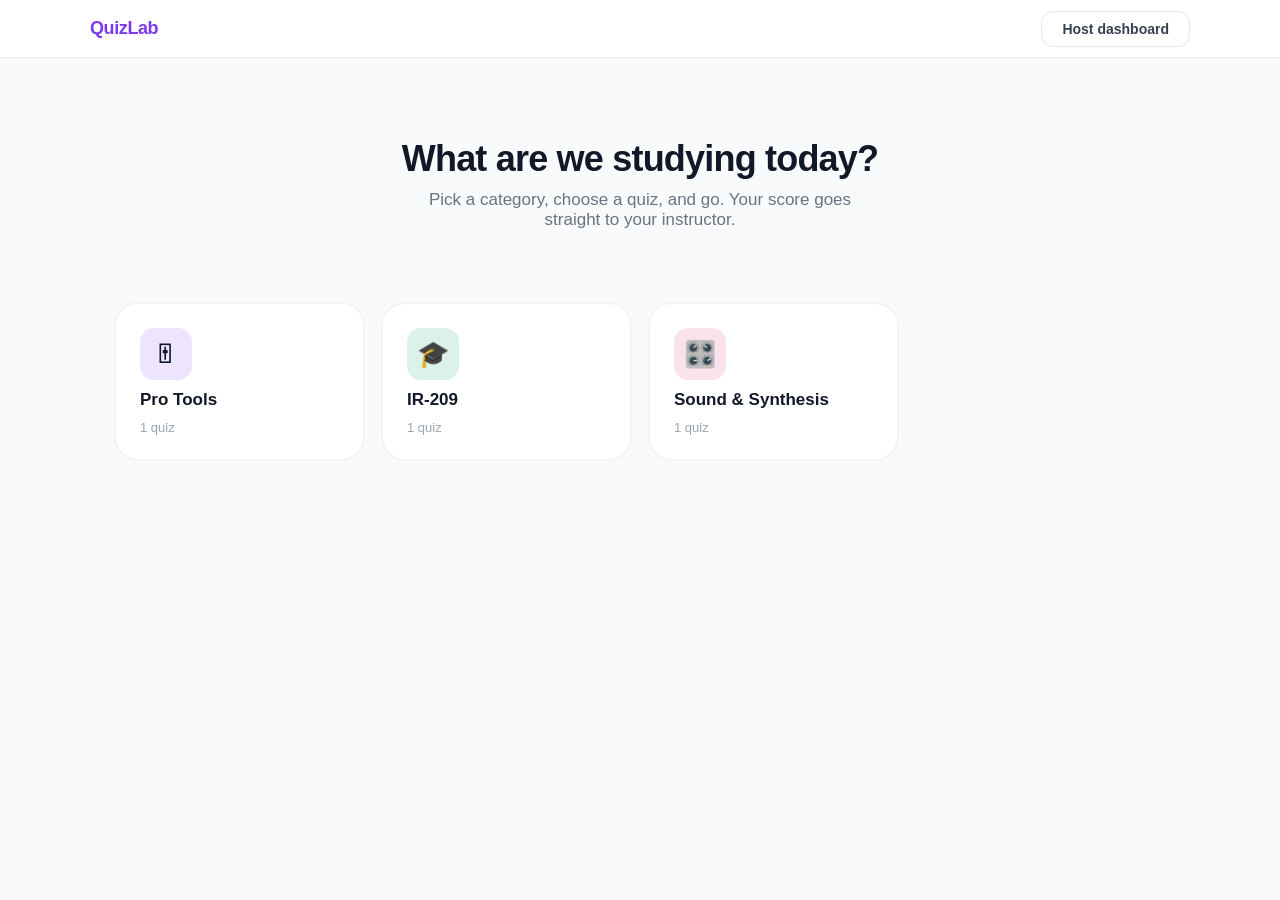
<file: index.html>
<!DOCTYPE html>
<html lang="en">
<head>
<meta charset="UTF-8">
<meta name="viewport" content="width=device-width, initial-scale=1.0">
<title>QuizLab</title>
<link rel="stylesheet" href="css/style.css">
</head>
<body>
<div class="header">
  <div class="header-inner">
    <a href="index.html" class="logo">QuizLab</a>
    <button onclick="goToHost()" class="btn btn-outline">Host dashboard</button>
  </div>
</div>
<div class="container">
  <div class="home-hero">
    <h1>What are we studying today?</h1>
    <p>Pick a category, choose a quiz, and go. Your score goes straight to your instructor.</p>
  </div>
  <div class="category-grid" id="catGrid"></div>
</div>
<script src="js/quizzes.js"></script>
<script>
const grid = document.getElementById('catGrid');
CATEGORIES.forEach(cat => {
  const quizCount = QUIZZES.filter(q => q.category === cat.id).length;
  if (quizCount === 0) return;
  const card = document.createElement('a');
  card.href = 'category.html?id=' + cat.id;
  card.className = 'category-card';
  card.innerHTML =
    '<div class="category-icon" style="background:' + cat.color + '22">' +
    '<span style="font-size:26px">' + cat.icon + '</span></div>' +
    '<div class="category-name">' + cat.name + '</div>' +
    '<div class="category-count">' + quizCount + ' quiz' + (quizCount !== 1 ? 'zes' : '') + '</div>';
  grid.appendChild(card);
});
if (grid.children.length === 0) {
  grid.innerHTML = '<p class="text-muted text-sm" style="text-align:center;padding:2rem;grid-column:1/-1">No quizzes added yet. Check back soon!</p>';
}

function goToHost() {
  const pw = prompt('Enter host password:');
  if (pw === 'js123') {
    window.location.href = 'host.html';
  } else if (pw !== null) {
    alert('Incorrect password.');
  }
}
</script>
</body>
</html>
</file>
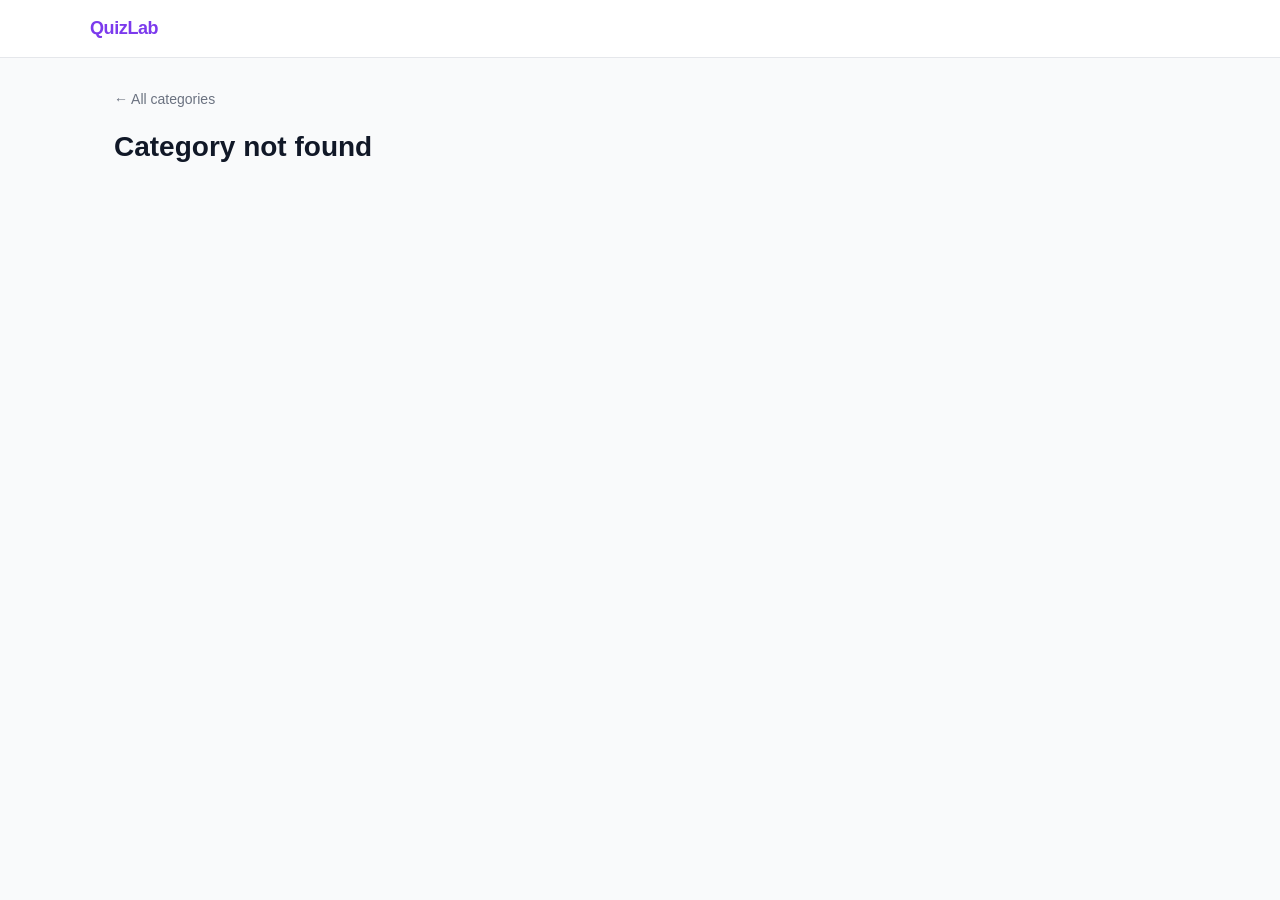
<file: category.html>
<!DOCTYPE html>
<html lang="en">
<head>
<meta charset="UTF-8">
<meta name="viewport" content="width=device-width, initial-scale=1.0">
<title>Category — QuizLab</title>
<link rel="stylesheet" href="css/style.css">
</head>
<body>
<div class="header">
  <div class="header-inner">
    <a href="index.html" class="logo">QuizLab</a>
  </div>
</div>

<div class="container">
  <a href="index.html" class="back-link">← All categories</a>

  <div id="catHeader" style="margin-bottom:1.5rem">
    <h1 id="catName" style="font-size:28px;font-weight:800;margin-bottom:4px"></h1>
    <p id="catDesc" class="text-muted text-sm"></p>
  </div>

  <div class="quiz-grid" id="quizGrid"></div>
</div>

<script src="js/quizzes.js"></script>
<script>
const params = new URLSearchParams(location.search);
const catId = params.get('id');
const cat = CATEGORIES.find(c => c.id === catId);

if (!cat) {
  document.getElementById('catName').textContent = 'Category not found';
} else {
  document.title = cat.name + ' — QuizLab';
  document.getElementById('catName').textContent = cat.icon + '  ' + cat.name;

  const quizzes = QUIZZES.filter(q => q.category === catId);
  const grid = document.getElementById('quizGrid');

  if (quizzes.length === 0) {
    grid.innerHTML = '<p class="text-muted text-sm">No quizzes in this category yet.</p>';
  } else {
    quizzes.forEach(q => {
      const card = document.createElement('a');
      card.href = 'quiz.html?id=' + q.id;
      card.className = 'quiz-card';
      card.innerHTML =
        '<div class="quiz-card-cat">' + cat.name + '</div>' +
        '<div class="quiz-card-title">' + q.title + '</div>' +
        '<div class="quiz-card-desc">' + (q.description || '') + '</div>' +
        '<div class="quiz-card-meta">' +
          '<span>📋 ' + q.questions.length + ' questions</span>' +
          '<span>🔀 Shuffled</span>' +
        '</div>' +
        '<div class="quiz-card-play">Start quiz →</div>';
      grid.appendChild(card);
    });
  }
}
</script>
</body>
</html>
</file>
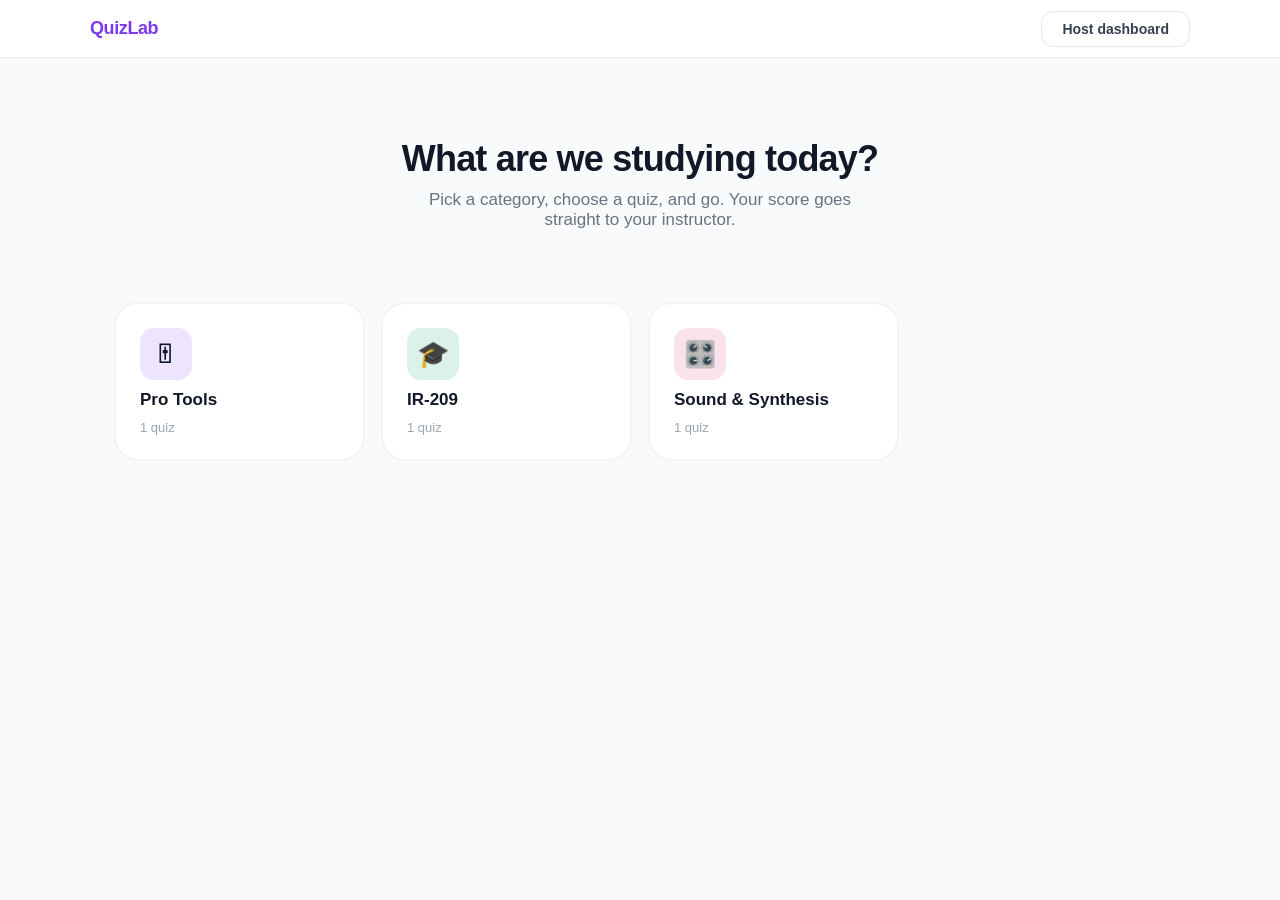
<file: host.html>
<!DOCTYPE html>
<html lang="en">
<head>
<meta charset="UTF-8">
<meta name="viewport" content="width=device-width, initial-scale=1.0">
<title>Host Dashboard — QuizLab</title>
<link rel="stylesheet" href="css/style.css">
</head>
<body>
<div class="header">
  <div class="header-inner">
    <a href="index.html" class="logo">QuizLab</a>
    <div style="display:flex;gap:8px;align-items:center;flex-wrap:wrap">
      <span class="badge badge-green" id="liveStatus">● Auto-refreshing</span>
      <button class="btn btn-outline" onclick="exportCSV()">Export CSV</button>
      <button class="btn" style="border:1.5px solid var(--red);color:var(--red)" onclick="window.open('https://docs.google.com/spreadsheets/d/1Z680wLEyVW8WRX7cU8a9T1ERRaatMmkAwyBRWEVgVr4/edit', '_blank')">Clear all scores</button>
    </div>
  </div>
</div>

<div class="host-page" id="hostPage" style="display:none">

  <div class="host-topbar">
    <div>
      <h1>Host Dashboard</h1>
      <p class="text-sm text-muted" id="lastRefresh">Loading...</p>
    </div>
    <div class="filter-wrap">
      <span class="text-sm text-muted">Filter:</span>
      <select id="quizFilter" onchange="render()">
        <option value="all">All quizzes</option>
      </select>
    </div>
  </div>

  <div class="stat-row">
    <div class="stat-card">
      <div class="stat-num" id="sStudents">0</div>
      <div class="stat-label">Students</div>
    </div>
    <div class="stat-card">
      <div class="stat-num" id="sAvg">—</div>
      <div class="stat-label">Avg score</div>
    </div>
    <div class="stat-card">
      <div class="stat-num" id="sHigh">—</div>
      <div class="stat-label">Top score</div>
    </div>
    <div class="stat-card">
      <div class="stat-num" id="sLow">—</div>
      <div class="stat-label">Lowest score</div>
    </div>
    <div class="stat-card">
      <div class="stat-num" id="sCheats" style="color:var(--red)">0</div>
      <div class="stat-label">Cheat flags</div>
    </div>
  </div>

  <div class="host-grid">
    <div class="panel">
      <div class="panel-head">
        <span class="panel-head-title">🏆 Leaderboard</span>
        <span class="text-sm text-muted" id="lbCount">0 entries</span>
      </div>
      <div id="lbPanel"><div class="empty-panel">No scores yet. Share a quiz link below!</div></div>
    </div>

    <div class="panel">
      <div class="panel-head">
        <span class="panel-head-title">📋 All submissions</span>
        <span class="text-sm text-muted" id="subCount">0</span>
      </div>
      <div id="subPanel"><div class="empty-panel">No submissions yet.</div></div>
    </div>
  </div>

  <div class="detail-panel" id="detailPanel" style="display:none">
    <div class="panel-head">
      <span class="panel-head-title" id="detailTitle">Student detail</span>
      <button class="btn btn-ghost" onclick="closeDetail()">✕ Close</button>
    </div>
    <div id="detailBody"></div>
  </div>

  <div class="panel mt-3">
    <div class="panel-head">
      <span class="panel-head-title">🔗 Quiz links — share these with students</span>
    </div>
    <div class="share-block" id="shareBlock"></div>
  </div>

</div>

<script src="js/quizzes.js"></script>
<script src="js/scores.js"></script>
<script>
const HOST_PASSWORD = 'js123';
let allScores = [];

function checkPassword() {
  const saved = sessionStorage.getItem('ql_host_auth');
  if (saved === HOST_PASSWORD) {
    document.getElementById('hostPage').style.display = 'block';
    init();
    return;
  }
  const pw = prompt('Enter host password:');
  if (pw === HOST_PASSWORD) {
    sessionStorage.setItem('ql_host_auth', pw);
    document.getElementById('hostPage').style.display = 'block';
    init();
  } else if (pw !== null) {
    alert('Incorrect password.');
    window.location.href = 'index.html';
  } else {
    window.location.href = 'index.html';
  }
}

async function init() {
  populateFilter();
  populateShareLinks();
  await refresh();
  setInterval(refresh, 5000);
}

function populateFilter() {
  const sel = document.getElementById('quizFilter');
  CATEGORIES.forEach(cat => {
    const catQuizzes = QUIZZES.filter(q => q.category === cat.id);
    if (catQuizzes.length === 0) return;
    const grp = document.createElement('optgroup');
    grp.label = cat.name;
    catQuizzes.forEach(q => {
      const opt = document.createElement('option');
      opt.value = q.id;
      opt.textContent = q.title;
      grp.appendChild(opt);
    });
    sel.appendChild(grp);
  });
}

function populateShareLinks() {
  const base = location.href.replace('host.html', '');
  document.getElementById('shareBlock').innerHTML = QUIZZES.map(q => `
    <div class="share-row">
      <span class="share-label">${q.title}</span>
      <span class="share-code">${base}quiz.html?id=${q.id}</span>
      <button class="copy-btn" onclick="copyLink('${base}quiz.html?id=${q.id}', this)">Copy</button>
    </div>
  `).join('');
}

async function refresh() {
  try {
    allScores = await loadScores();
    render();
    document.getElementById('lastRefresh').textContent = 'Last updated: ' + new Date().toLocaleTimeString();
  } catch(e) {
    console.warn('Refresh failed', e);
  }
}

function render() {
  const filter = document.getElementById('quizFilter').value;
  const scores = filter === 'all' ? allScores : allScores.filter(s => s.quizId === filter);

  document.getElementById('sStudents').textContent = scores.length;
  if (scores.length > 0) {
    const avg = Math.round(scores.reduce((a,b) => a + b.pct, 0) / scores.length);
    const high = Math.max(...scores.map(s => s.pct));
    const low = Math.min(...scores.map(s => s.pct));
    document.getElementById('sAvg').textContent = avg + '%';
    document.getElementById('sHigh').textContent = high + '%';
    document.getElementById('sLow').textContent = low + '%';
  } else {
    document.getElementById('sAvg').textContent = '—';
    document.getElementById('sHigh').textContent = '—';
    document.getElementById('sLow').textContent = '—';
  }
  document.getElementById('sCheats').textContent = scores.filter(s => s.cheatFlags > 0).length;

  const sorted = [...scores].sort((a,b) => b.pct - a.pct);
  const lb = document.getElementById('lbPanel');
  document.getElementById('lbCount').textContent = sorted.length + ' entries';
  if (sorted.length === 0) {
    lb.innerHTML = '<div class="empty-panel">No scores yet.</div>';
  } else {
    lb.innerHTML = sorted.slice(0,25).map((s,i) => {
      const rankClass = i===0?'gold':i===1?'silver':i===2?'bronze':'';
      const initials = s.name.split(' ').map(n=>n[0]).join('').toUpperCase().slice(0,2);
      return '<div class="lb-row">' +
        '<div class="lb-rank ' + rankClass + '">' + (i+1) + '</div>' +
        '<div class="lb-avatar">' + initials + '</div>' +
        '<div class="lb-name">' + s.name + '<br><span class="text-sm text-muted">' + (s.quizTitle||'') + '</span></div>' +
        '<div class="lb-right">' +
          '<div class="lb-score">' + s.pct + '%</div>' +
          '<div class="lb-sub">' + s.score + '/' + s.total + '</div>' +
          (s.cheatFlags>0 ? '<span class="flag flag-cheat">' + s.cheatFlags + ' flag' + (s.cheatFlags>1?'s':'') + '</span>' : '') +
        '</div>' +
      '</div>';
    }).join('');
  }

  const chrono = [...scores].sort((a,b) => b.completedAt > a.completedAt ? 1 : -1);
  const sub = document.getElementById('subPanel');
  document.getElementById('subCount').textContent = chrono.length;
  if (chrono.length === 0) {
    sub.innerHTML = '<div class="empty-panel">No submissions yet.</div>';
  } else {
    sub.innerHTML = chrono.map(s => {
      const cls = s.pct>=70?'badge-green':s.pct>=40?'badge-amber':'badge-red';
      return '<div class="sub-row" onclick="showDetail(\'' + s.id + '\')">' +
        '<div class="sub-name">' + s.name + '</div>' +
        '<div class="text-sm text-muted" style="margin-right:6px">' + (s.quizTitle||'') + '</div>' +
        '<div style="display:flex;align-items:center;gap:6px">' +
          '<span class="badge ' + cls + '">' + s.pct + '%</span>' +
          (s.cheatFlags>0 ? '<span class="flag flag-cheat">' + s.cheatFlags + 'x</span>' : '') +
        '</div>' +
      '</div>';
    }).join('');
  }
}

function showDetail(id) {
  const s = allScores.find(x => x.id === id);
  if (!s) return;
  document.getElementById('detailPanel').style.display = 'block';
  document.getElementById('detailTitle').textContent = s.name + ' — ' + s.pct + '% (' + s.score + '/' + s.total + ')';
  document.getElementById('detailBody').innerHTML =
    '<div style="padding:10px 16px;border-bottom:1px solid var(--gray-100);font-size:13px;color:var(--gray-400);background:var(--gray-50)">' +
      'Quiz: ' + s.quizTitle + ' &nbsp;·&nbsp; ' +
      'Submitted: ' + new Date(s.completedAt).toLocaleString() + ' &nbsp;·&nbsp; ' +
      'Cheat flags: <span style="color:' + (s.cheatFlags>0?'var(--red)':'var(--green)') + ';font-weight:700">' + s.cheatFlags + '</span>' +
      (s.bestStreak ? ' &nbsp;·&nbsp; Best streak: ' + s.bestStreak : '') +
    '</div>' +
    (s.breakdown||[]).map(r =>
      '<div class="breakdown-row">' +
        '<div class="breakdown-icon ' + (r.correct?'c':'w') + '">' + (r.correct?'✓':'✗') + '</div>' +
        '<div>' +
          '<div class="breakdown-q">' + r.q + '</div>' +
          (!r.correct ? '<div class="breakdown-ans">Their answer: <strong>' + r.yourAnswer + '</strong> · Correct: <strong>' + r.correctAnswer + '</strong></div>' : '') +
        '</div>' +
      '</div>'
    ).join('');
  document.getElementById('detailPanel').scrollIntoView({ behavior:'smooth' });
}

function closeDetail() {
  document.getElementById('detailPanel').style.display = 'none';
}

function exportCSV() {
  const filter = document.getElementById('quizFilter').value;
  const scores = filter === 'all' ? allScores : allScores.filter(s => s.quizId === filter);
  if (!scores.length) { alert('No scores to export.'); return; }
  const rows = [['Name','Quiz','Score','Percentage','Best Streak','Cheat Flags','Submitted']];
  scores.forEach(s => rows.push([s.name, s.quizTitle, s.score+'/'+s.total, s.pct+'%', s.bestStreak||0, s.cheatFlags, new Date(s.completedAt).toLocaleString()]));
  const csv = rows.map(r => r.map(c => '"'+c+'"').join(',')).join('\n');
  const a = document.createElement('a');
  a.href = URL.createObjectURL(new Blob([csv],{type:'text/csv'}));
  a.download = 'quizlab-scores-' + Date.now() + '.csv';
  a.click();
}

function confirmClear() {
  if (confirm('Clear ALL scores? This cannot be undone.')) {
    clearAllScores().then(refresh);
  }
}

function copyLink(url, btn) {
  navigator.clipboard.writeText(url).then(() => {
    btn.textContent = '✓ Copied';
    setTimeout(() => btn.textContent = 'Copy', 2000);
  });
}

checkPassword();
</script>
</body>
</html>
</file>
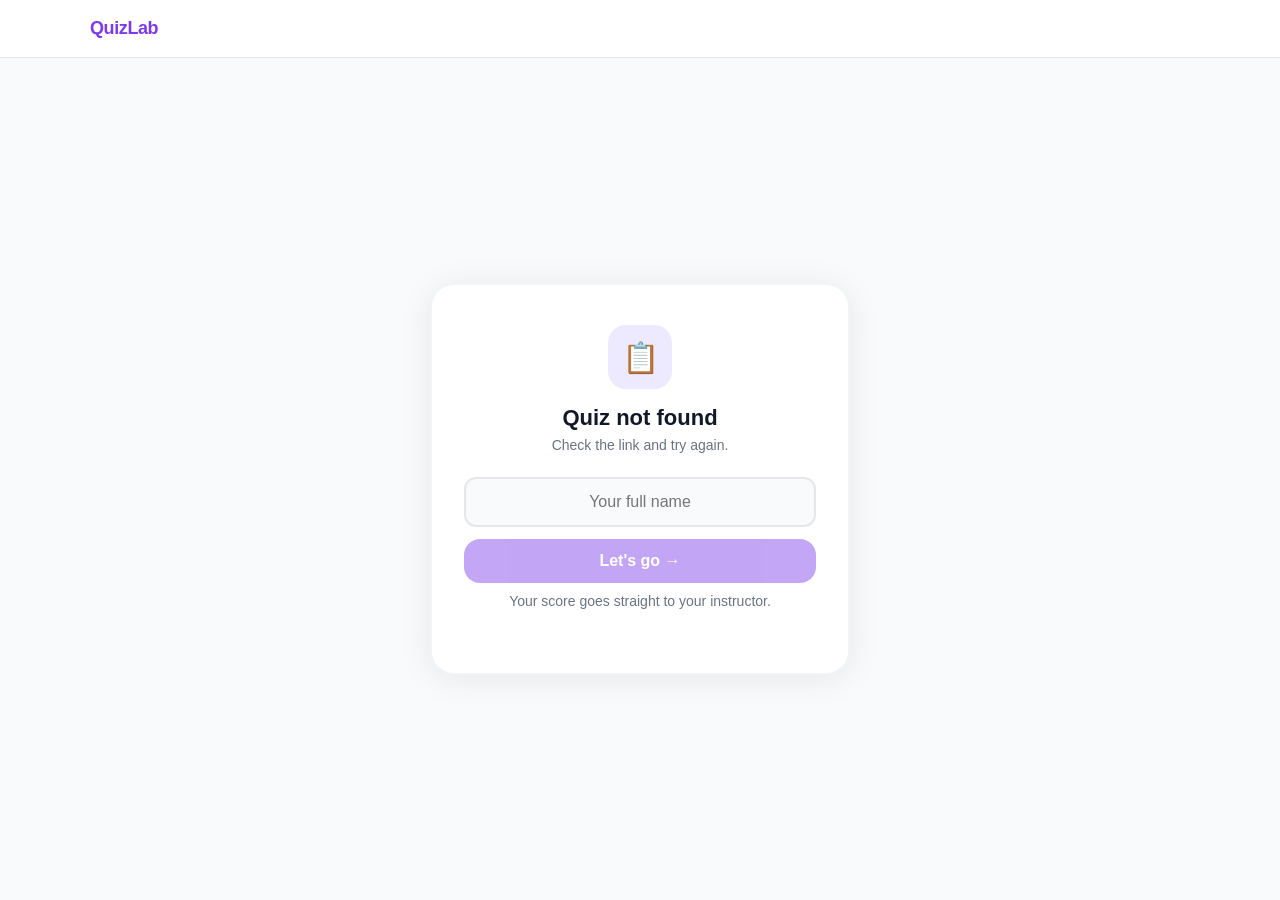
<file: quiz.html>
<!DOCTYPE html>
<html lang="en">
<head>
<meta charset="UTF-8">
<meta name="viewport" content="width=device-width, initial-scale=1.0">
<title>Quiz — QuizLab</title>
<link rel="stylesheet" href="css/style.css">
</head>
<body>

<div class="cheat-banner" id="cheatBanner">⚠️ Heads up — leaving this tab is being recorded!</div>

<div class="header">
  <div class="header-inner">
    <a href="index.html" class="logo">QuizLab</a>
    <span class="text-sm text-muted" id="headerTitle"></span>
  </div>
</div>

<div id="screenName" class="name-screen">
  <div class="name-card">
    <div class="name-card-icon" id="nameIcon">📋</div>
    <h2 id="nameTitle">Loading...</h2>
    <p id="nameDesc">Enter your name to get started.</p>
    <input type="text" class="name-input" id="nameInput" placeholder="Your full name" maxlength="60" autocomplete="name" />
    <button class="btn btn-primary btn-lg btn-full" onclick="startQuiz()" id="startBtn">Let's go →</button>
    <p class="name-hint">Your score goes straight to your instructor.</p>
  </div>
</div>

<div id="screenQuiz" class="quiz-screen" style="display:none">
  <div class="quiz-topbar">
    <div class="quiz-topbar-progress">
      <div class="qprogress-label" id="qLabel">Question 1 of 10</div>
      <div class="qprogress-bar"><div class="qprogress-fill" id="qFill" style="width:0%"></div></div>
    </div>
    <div class="quiz-topbar-score">
      <div class="score-label">Score</div>
      <div class="score-num" id="scoreNum">0/0</div>
    </div>
    <button onclick="confirmEnd()" style="padding:10px 20px;font-size:15px;font-weight:700;border:2px solid #DC2626;border-radius:10px;background:#DC2626;color:#fff;cursor:pointer;font-family:inherit;white-space:nowrap">End Quiz</button>
  </div>
  <div class="question-section">
    <div class="question-num" id="questionNum">Question 1</div>
    <div class="question-text" id="questionText">Loading...</div>
  </div>
  <div class="feedback-bar hidden" id="feedbackBar">Correct!</div>
  <div class="answers-grid" id="answersGrid"></div>
  <div id="nextWrap" style="display:none;padding:0 1.25rem 1.5rem;max-width:780px;margin:0 auto;width:100%">
    <button class="btn btn-primary btn-lg btn-full" onclick="advance()">Next question →</button>
  </div>
</div>

<div id="screenResult" style="display:none">
  <div class="header">
    <div class="header-inner">
      <a href="index.html" class="logo">QuizLab</a>
    </div>
  </div>
  <div class="results-screen">
    <div class="results-podium">
      <div class="results-emoji" id="resultEmoji">🎉</div>
      <div class="results-name" id="resultName"></div>
      <div class="results-sub" id="resultSub"></div>
    </div>
    <div class="score-circle">
      <div class="score-circle-pct" id="resultPct">0%</div>
      <div class="score-circle-frac" id="resultFrac">0/0</div>
    </div>
    <div class="results-stats">
      <div class="result-stat">
        <div class="result-stat-num" id="resultCorrect" style="color:#059669">0</div>
        <div class="result-stat-label">Correct</div>
      </div>
      <div class="result-stat">
        <div class="result-stat-num" id="resultWrong" style="color:#DC2626">0</div>
        <div class="result-stat-label">Incorrect</div>
      </div>
      <div class="result-stat">
        <div class="result-stat-num" id="resultStreak">0</div>
        <div class="result-stat-label">Best streak</div>
      </div>
    </div>
    <div class="results-breakdown" id="resultBreakdown"></div>
    <div style="display:flex;gap:10px;flex-wrap:wrap;justify-content:center;margin-top:1rem">
      <a href="index.html" class="btn btn-outline btn-lg">Back to quizzes</a>
      <button class="btn btn-primary btn-lg" onclick="location.reload()">Try again</button>
    </div>
  </div>
</div>

<script src="js/quizzes.js"></script>
<script src="js/scores.js"></script>
<script>
let quiz, questions, currentQ = 0, score = 0;
let playerName = '';
let answered = false;
let cheatCount = 0;
let lastFlag = 0;
let results = [];
let streak = 0, bestStreak = 0;
const LETTERS = ['A','B','C','D','E'];

const params = new URLSearchParams(location.search);
const quizId = params.get('id');
quiz = QUIZZES.find(q => q.id === quizId);

if (!quiz) {
  document.getElementById('nameTitle').textContent = 'Quiz not found';
  document.getElementById('nameDesc').textContent = 'Check the link and try again.';
  document.getElementById('startBtn').disabled = true;
} else {
  const cat = CATEGORIES.find(c => c.id === quiz.category);
  document.getElementById('nameTitle').textContent = quiz.title;
  document.getElementById('nameDesc').textContent = quiz.description || '';
  document.getElementById('nameIcon').textContent = cat ? cat.icon : '📋';
  document.getElementById('headerTitle').textContent = quiz.title;
  document.title = quiz.title + ' — QuizLab';
}

document.getElementById('nameInput').addEventListener('keydown', e => {
  if (e.key === 'Enter') startQuiz();
});

function startQuiz() {
  playerName = document.getElementById('nameInput').value.trim();
  if (!playerName) {
    document.getElementById('nameInput').classList.add('error');
    document.getElementById('nameInput').focus();
    return;
  }
  questions = shuffle([...quiz.questions]);
  currentQ = 0; score = 0; streak = 0; bestStreak = 0; results = [];
  show('screenQuiz');
  setupAntiCheat();
  renderQuestion();
}

function renderQuestion() {
  answered = false;
  document.getElementById('nextWrap').style.display = 'none';
  const q = questions[currentQ];
  const total = questions.length;
  document.getElementById('qLabel').textContent = 'Question ' + (currentQ + 1) + ' of ' + total;
  document.getElementById('qFill').style.width = Math.round((currentQ / total) * 100) + '%';
  document.getElementById('questionNum').textContent = 'Question ' + (currentQ + 1);
  document.getElementById('questionText').textContent = q.q;
  document.getElementById('scoreNum').textContent = score + '/' + currentQ;
  document.getElementById('feedbackBar').className = 'feedback-bar hidden';
  const indexed = q.options.map((opt, i) => ({ opt, correct: i === q.answer }));
  const shuffled = shuffle(indexed);
  const grid = document.getElementById('answersGrid');
  grid.innerHTML = '';
  shuffled.forEach((item, i) => {
    const btn = document.createElement('button');
    btn.className = 'ans-btn';
    btn.setAttribute('data-i', i);
    btn.dataset.correct = item.correct;
    btn.dataset.text = item.opt;
    btn.innerHTML = '<span class="ans-letter">' + LETTERS[i] + '</span><span>' + item.opt + '</span>';
    btn.onclick = () => selectAnswer(btn, item.correct);
    grid.appendChild(btn);
  });
}

function selectAnswer(btn, isCorrect) {
  if (answered) return;
  answered = true;
  const allBtns = document.querySelectorAll('.ans-btn');
  allBtns.forEach(b => { b.disabled = true; });

  if (isCorrect) {
    btn.classList.add('correct');
    score++; streak++;
    if (streak > bestStreak) bestStreak = streak;
    allBtns.forEach(b => { if (b !== btn) b.classList.add('dimmed'); });
    document.getElementById('feedbackBar').className = 'feedback-bar correct';
    document.getElementById('feedbackBar').textContent = '✓ Correct!';
  } else {
    btn.classList.add('wrong');
    streak = 0;
    allBtns.forEach(b => {
      if (b.dataset.correct === 'true') {
        b.classList.add('correct');
        b.style.outline = '4px solid #fff';
        b.style.transform = 'scale(1.02)';
      } else if (b !== btn) {
        b.classList.add('dimmed');
      }
    });
    document.getElementById('feedbackBar').className = 'feedback-bar wrong';
    document.getElementById('feedbackBar').textContent = '✗ Incorrect — correct answer highlighted';
  }

  const correctBtn = Array.from(allBtns).find(b => b.dataset.correct === 'true');
  results.push({ q: questions[currentQ].q, correct: isCorrect, yourAnswer: btn.dataset.text, correctAnswer: correctBtn ? correctBtn.dataset.text : '' });
  document.getElementById('scoreNum').textContent = score + '/' + (currentQ + 1);

  const isLast = currentQ + 1 >= questions.length;
  const nextWrap = document.getElementById('nextWrap');
  nextWrap.style.display = 'block';
  nextWrap.querySelector('button').textContent = isLast ? 'See results →' : 'Next question →';
}

function advance() {
  currentQ++;
  if (currentQ >= questions.length) {
    finishQuiz();
  } else {
    show('screenQuiz');
    renderQuestion();
  }
}

function confirmEnd() {
  removeAntiCheat();
  if (confirm('End the quiz now? Your current score will be submitted.')) {
    finishQuiz();
  } else {
    setTimeout(() => setupAntiCheat(), 500);
  }
}

async function finishQuiz() {
  show('screenResult');
  removeAntiCheat();
  const total = questions.length;
  const pct = Math.round((score / total) * 100);
  document.getElementById('resultEmoji').textContent = pct === 100 ? '🏆' : pct >= 80 ? '🎉' : pct >= 60 ? '👍' : pct >= 40 ? '📚' : '💪';
  document.getElementById('resultName').textContent = playerName;
  document.getElementById('resultSub').textContent = getMessage(pct);
  document.getElementById('resultPct').textContent = pct + '%';
  document.getElementById('resultFrac').textContent = score + '/' + total;
  document.getElementById('resultCorrect').textContent = score;
  document.getElementById('resultWrong').textContent = total - score;
  document.getElementById('resultStreak').textContent = bestStreak;
  document.getElementById('resultBreakdown').innerHTML =
    '<div class="breakdown-title">Question breakdown</div>' +
    results.map(r =>
      '<div class="breakdown-row">' +
        '<div class="breakdown-icon ' + (r.correct ? 'c' : 'w') + '">' + (r.correct ? '✓' : '✗') + '</div>' +
        '<div style="flex:1">' +
          '<div class="breakdown-q">' + r.q + '</div>' +
          (!r.correct
            ? '<div class="breakdown-ans">Your answer: <strong>' + r.yourAnswer + '</strong> &nbsp;·&nbsp; Correct: <strong>' + r.correctAnswer + '</strong></div>'
            : '<div class="breakdown-ans" style="color:#059669">Correct!</div>') +
        '</div>' +
      '</div>'
    ).join('');
  try {
    await saveScore({
      id: Date.now() + '-' + Math.random().toString(36).slice(2),
      quizId: quiz.id, quizTitle: quiz.title, category: quiz.category,
      name: playerName, score, total, pct, bestStreak,
      cheatFlags: cheatCount, completedAt: new Date().toISOString(), breakdown: results
    });
  } catch(e) { console.warn('Score save failed', e); }
}

function setupAntiCheat() {
  document.addEventListener('visibilitychange', onVis);
  window.addEventListener('blur', onBlur);
}
function removeAntiCheat() {
  document.removeEventListener('visibilitychange', onVis);
  window.removeEventListener('blur', onBlur);
}
function onVis() { if (document.hidden) flagCheat(); }
function onBlur() { flagCheat(); }
function flagCheat() {
  const now = Date.now();
  if (now - lastFlag < 1000) return;
  lastFlag = now;
  cheatCount++;
  const b = document.getElementById('cheatBanner');
  b.classList.add('show');
  setTimeout(() => b.classList.remove('show'), 3000);
}
function show(id) { ['screenName','screenQuiz','screenResult'].forEach(s => { document.getElementById(s).style.display = s === id ? (s === 'screenQuiz' ? 'flex' : 'block') : 'none'; }); }
function shuffle(arr) { const a=[...arr]; for(let i=a.length-1;i>0;i--){const j=Math.floor(Math.random()*(i+1));[a[i],a[j]]=[a[j],a[i]];} return a; }
function getMessage(pct) {
  if (pct===100) return 'Perfect score! Absolutely nailed it.';
  if (pct>=90) return 'Outstanding! Almost perfect.';
  if (pct>=80) return 'Great work! You really know your stuff.';
  if (pct>=70) return 'Solid effort. Keep it up!';
  if (pct>=50) return 'Getting there — keep practicing!';
  return "Keep studying — you'll get it. Try again!";
}
</script>
</body>
</html>
</file>
<file: css/style.css>
*, *::before, *::after { box-sizing: border-box; margin: 0; padding: 0; }

:root {
  --purple:     #7C3AED;
  --purple-d:   #5B21B6;
  --purple-l:   #EDE9FE;
  --green:      #059669;
  --green-d:    #047857;
  --green-l:    #D1FAE5;
  --red:        #DC2626;
  --red-l:      #FEE2E2;
  --amber:      #D97706;
  --amber-l:    #FEF3C7;
  --blue:       #2563EB;
  --blue-l:     #DBEAFE;
  --gray-50:    #F9FAFB;
  --gray-100:   #F3F4F6;
  --gray-200:   #E5E7EB;
  --gray-300:   #D1D5DB;
  --gray-400:   #9CA3AF;
  --gray-500:   #6B7280;
  --gray-700:   #374151;
  --gray-900:   #111827;
  --ans-a:      #E21B3C;
  --ans-b:      #1368CE;
  --ans-c:      #D89E00;
  --ans-d:      #26890C;
  --radius:     12px;
  --radius-lg:  16px;
  --radius-xl:  24px;
}

body {
  font-family: -apple-system, BlinkMacSystemFont, 'Segoe UI', Roboto, sans-serif;
  background: var(--gray-50);
  color: var(--gray-900);
  min-height: 100vh;
}

.header {
  background: #fff;
  border-bottom: 1px solid var(--gray-200);
  height: 58px;
  display: flex;
  align-items: center;
  padding: 0 1.5rem;
}
.header-inner {
  max-width: 1100px;
  width: 100%;
  margin: 0 auto;
  display: flex;
  justify-content: space-between;
  align-items: center;
}
.logo {
  font-size: 18px;
  font-weight: 800;
  color: var(--purple);
  letter-spacing: -0.4px;
  text-decoration: none;
}

.btn {
  display: inline-flex;
  align-items: center;
  justify-content: center;
  gap: 7px;
  padding: 10px 20px;
  border-radius: var(--radius);
  font-size: 14px;
  font-weight: 600;
  cursor: pointer;
  border: none;
  text-decoration: none;
  font-family: inherit;
  transition: transform 0.1s, opacity 0.15s;
  line-height: 1;
}
.btn:active { transform: scale(0.96); }
.btn-primary { background: var(--purple); color: #fff; }
.btn-primary:hover { background: var(--purple-d); }
.btn-outline { background: #fff; color: var(--gray-700); border: 1.5px solid var(--gray-200); }
.btn-outline:hover { background: var(--gray-100); }
.btn-ghost { background: transparent; color: var(--gray-500); border: none; }
.btn-ghost:hover { background: var(--gray-100); }
.btn-lg { padding: 14px 28px; font-size: 16px; border-radius: var(--radius-lg); }
.btn-xl { padding: 16px 36px; font-size: 18px; border-radius: var(--radius-lg); }
.btn-full { width: 100%; }
.btn:disabled { opacity: 0.45; cursor: not-allowed; transform: none; }

.page { min-height: 100vh; }
.container { max-width: 1100px; margin: 0 auto; padding: 2rem 1.5rem; }

.home-hero { text-align: center; padding: 3rem 1rem 2.5rem; }
.home-hero h1 { font-size: 36px; font-weight: 800; letter-spacing: -0.8px; margin-bottom: 10px; }
.home-hero p { font-size: 17px; color: var(--gray-500); max-width: 460px; margin: 0 auto 2rem; }

.category-grid { display: grid; grid-template-columns: repeat(auto-fill, minmax(220px, 1fr)); gap: 16px; margin-bottom: 3rem; }
.category-card { background: #fff; border-radius: var(--radius-xl); padding: 1.5rem; border: 2px solid var(--gray-100); cursor: pointer; text-decoration: none; color: inherit; display: flex; flex-direction: column; gap: 10px; transition: transform 0.15s, border-color 0.15s, box-shadow 0.15s; }
.category-card:hover { transform: translateY(-3px); border-color: var(--purple); box-shadow: 0 8px 24px rgba(124,58,237,0.12); }
.category-icon { width: 52px; height: 52px; border-radius: 14px; display: flex; align-items: center; justify-content: center; font-size: 24px; }
.category-name { font-size: 17px; font-weight: 700; color: var(--gray-900); }
.category-count { font-size: 13px; color: var(--gray-400); font-weight: 500; }

.back-link { display: inline-flex; align-items: center; gap: 6px; font-size: 14px; font-weight: 500; color: var(--gray-500); text-decoration: none; margin-bottom: 1.5rem; }
.back-link:hover { color: var(--purple); }

.quiz-grid { display: grid; grid-template-columns: repeat(auto-fill, minmax(280px, 1fr)); gap: 16px; }
.quiz-card { background: #fff; border-radius: var(--radius-lg); padding: 1.25rem 1.5rem; border: 2px solid var(--gray-100); text-decoration: none; color: inherit; display: flex; flex-direction: column; gap: 8px; transition: transform 0.15s, border-color 0.15s, box-shadow 0.15s; }
.quiz-card:hover { transform: translateY(-2px); border-color: var(--purple); box-shadow: 0 6px 20px rgba(124,58,237,0.1); }
.quiz-card-cat { font-size: 11px; font-weight: 700; text-transform: uppercase; letter-spacing: 0.8px; color: var(--purple); }
.quiz-card-title { font-size: 17px; font-weight: 700; }
.quiz-card-desc { font-size: 13px; color: var(--gray-400); flex: 1; line-height: 1.5; }
.quiz-card-meta { display: flex; align-items: center; gap: 10px; font-size: 12px; color: var(--gray-400); font-weight: 500; margin-top: 4px; }
.quiz-card-play { margin-top: 8px; padding: 10px 0; background: var(--purple); color: #fff; border-radius: 10px; text-align: center; font-size: 14px; font-weight: 700; }

.name-screen { min-height: calc(100vh - 58px); display: flex; align-items: center; justify-content: center; padding: 2rem 1rem; }
.name-card { background: #fff; border-radius: var(--radius-xl); padding: 2.5rem 2rem; width: 100%; max-width: 420px; box-shadow: 0 4px 32px rgba(0,0,0,0.08); text-align: center; border: 2px solid var(--gray-100); }
.name-card-icon { width: 64px; height: 64px; border-radius: 18px; background: var(--purple-l); display: flex; align-items: center; justify-content: center; font-size: 30px; margin: 0 auto 1rem; }
.name-card h2 { font-size: 22px; font-weight: 800; margin-bottom: 6px; }
.name-card p { font-size: 14px; color: var(--gray-500); margin-bottom: 1.5rem; }
.name-input { width: 100%; padding: 14px 16px; font-size: 16px; font-family: inherit; border: 2px solid var(--gray-200); border-radius: var(--radius); text-align: center; background: var(--gray-50); color: var(--gray-900); margin-bottom: 12px; transition: border-color 0.15s; }
.name-input:focus { outline: none; border-color: var(--purple); background: #fff; }
.name-input.error { border-color: var(--red); }
.name-hint { font-size: 12px; color: var(--gray-400); margin-top: 10px; }

.quiz-screen { min-height: calc(100vh - 58px); display: flex; flex-direction: column; }
.quiz-topbar { background: #fff; border-bottom: 1px solid var(--gray-200); padding: 10px 1.5rem; display: flex; align-items: center; gap: 16px; }
.quiz-topbar-progress { flex: 1; }
.qprogress-bar { height: 8px; background: var(--gray-100); border-radius: 4px; overflow: hidden; }
.qprogress-fill { height: 100%; background: var(--purple); border-radius: 4px; transition: width 0.4s ease; }
.qprogress-label { font-size: 12px; color: var(--gray-400); font-weight: 500; margin-bottom: 4px; }
.quiz-topbar-score { display: flex; flex-direction: column; align-items: flex-end; min-width: 70px; }
.score-label { font-size: 11px; color: var(--gray-400); font-weight: 600; text-transform: uppercase; letter-spacing: 0.5px; }
.score-num { font-size: 20px; font-weight: 800; color: var(--purple); }

.question-section { padding: 1rem 1.25rem 0.5rem; max-width: 780px; margin: 0 auto; width: 100%; }
.question-num { font-size: 12px; font-weight: 700; text-transform: uppercase; letter-spacing: 0.8px; color: var(--gray-400); margin-bottom: 8px; }
.question-text { font-size: 20px; font-weight: 700; line-height: 1.4; color: var(--gray-900); background: #fff; border-radius: var(--radius-lg); padding: 1.25rem 1.5rem; border: 2px solid var(--gray-100); }

.answers-grid { display: grid; grid-template-columns: 1fr 1fr; gap: 12px; padding: 1rem 1.25rem 0.5rem; max-width: 780px; margin: 0 auto; width: 100%; }
.ans-btn {
  padding: 18px 16px;
  border-radius: var(--radius-lg);
  border: none;
  font-size: 15px;
  font-weight: 700;
  font-family: inherit;
  cursor: pointer;
  display: flex;
  align-items: center;
  gap: 12px;
  color: #fff;
  text-align: left;
  min-height: 70px;
  line-height: 1.35;
  transition: transform 0.1s, filter 0.2s, opacity 0.2s;
  position: relative;
  overflow: hidden;
}
.ans-btn:hover:not(:disabled) { transform: scale(1.02); }
.ans-btn:active:not(:disabled) { transform: scale(0.97); }
.ans-btn:disabled { cursor: default; }
.ans-btn[data-i="0"] { background: var(--ans-a); }
.ans-btn[data-i="1"] { background: var(--ans-b); }
.ans-btn[data-i="2"] { background: var(--ans-c); }
.ans-btn[data-i="3"] { background: var(--ans-d); }
.ans-letter {
  width: 32px;
  height: 32px;
  border-radius: 8px;
  background: rgba(255,255,255,0.25);
  display: flex;
  align-items: center;
  justify-content: center;
  font-size: 14px;
  font-weight: 800;
  flex-shrink: 0;
}

.ans-btn.correct {
  outline: 5px solid #fff;
  box-shadow: 0 0 0 5px #fff;
  transform: scale(1.02);
  opacity: 1 !important;
  filter: none !important;
}
.ans-btn.correct::after {
  content: '✓';
  position: absolute;
  top: 8px;
  right: 10px;
  font-size: 15px;
  font-weight: 900;
  background: rgba(255,255,255,0.35);
  border-radius: 50%;
  width: 26px;
  height: 26px;
  display: flex;
  align-items: center;
  justify-content: center;
  line-height: 1;
}
.ans-btn.wrong {
  opacity: 0.5 !important;
  filter: grayscale(0.8) brightness(0.85) !important;
}
.ans-btn.dimmed {
  opacity: 0.5 !important;
  filter: grayscale(0.8) brightness(0.85) !important;
}

.feedback-bar { text-align: center; padding: 10px; font-size: 16px; font-weight: 700; border-radius: var(--radius); max-width: 780px; margin: 0.5rem auto; width: calc(100% - 2.5rem); }
.feedback-bar.correct { background: var(--green-l); color: var(--green-d); }
.feedback-bar.wrong { background: var(--red-l); color: var(--red); }
.feedback-bar.hidden { display: none; }

.cheat-banner { position: fixed; top: 0; left: 0; right: 0; background: var(--red); color: #fff; text-align: center; padding: 13px; font-size: 14px; font-weight: 700; z-index: 9999; transform: translateY(-100%); transition: transform 0.25s ease; }
.cheat-banner.show { transform: translateY(0); }

.results-screen { min-height: calc(100vh - 58px); display: flex; flex-direction: column; align-items: center; padding: 2rem 1.25rem; }
.results-podium { text-align: center; margin-bottom: 1.5rem; }
.results-emoji { font-size: 52px; margin-bottom: 10px; }
.results-name { font-size: 26px; font-weight: 800; margin-bottom: 4px; }
.results-sub { font-size: 15px; color: var(--gray-500); margin-bottom: 1rem; }

.score-circle { width: 130px; height: 130px; border-radius: 50%; background: var(--purple-l); border: 5px solid var(--purple); display: flex; flex-direction: column; align-items: center; justify-content: center; margin: 0 auto 1.25rem; }
.score-circle-pct { font-size: 34px; font-weight: 800; color: var(--purple-d); }
.score-circle-frac { font-size: 13px; color: var(--purple); font-weight: 600; }

.results-stats { display: flex; gap: 12px; justify-content: center; margin-bottom: 1.5rem; flex-wrap: wrap; }
.result-stat { background: #fff; border: 2px solid var(--gray-100); border-radius: var(--radius); padding: 10px 18px; text-align: center; min-width: 90px; }
.result-stat-num { font-size: 20px; font-weight: 800; }
.result-stat-label { font-size: 11px; color: var(--gray-400); font-weight: 600; text-transform: uppercase; letter-spacing: 0.5px; }

.results-breakdown { width: 100%; max-width: 600px; background: #fff; border-radius: var(--radius-lg); border: 2px solid var(--gray-100); overflow: hidden; margin-bottom: 1.5rem; }
.breakdown-title { padding: 12px 16px; font-size: 13px; font-weight: 700; text-transform: uppercase; letter-spacing: 0.6px; color: var(--gray-500); border-bottom: 1px solid var(--gray-100); background: var(--gray-50); }
.breakdown-row { display: flex; align-items: flex-start; gap: 12px; padding: 12px 16px; border-bottom: 1px solid var(--gray-100); }
.breakdown-row:last-child { border-bottom: none; }
.breakdown-icon { width: 22px; height: 22px; border-radius: 50%; display: flex; align-items: center; justify-content: center; font-size: 12px; font-weight: 800; flex-shrink: 0; margin-top: 1px; }
.breakdown-icon.c { background: var(--green); color: #fff; }
.breakdown-icon.w { background: var(--red); color: #fff; }
.breakdown-q { font-size: 14px; color: var(--gray-700); flex: 1; }
.breakdown-ans { font-size: 12px; color: var(--gray-400); margin-top: 3px; }

.host-page { max-width: 1100px; margin: 0 auto; padding: 1.5rem; }
.host-topbar { display: flex; justify-content: space-between; align-items: center; margin-bottom: 1.5rem; flex-wrap: wrap; gap: 10px; }
.host-topbar h1 { font-size: 24px; font-weight: 800; }

.stat-row { display: grid; grid-template-columns: repeat(auto-fit, minmax(130px, 1fr)); gap: 12px; margin-bottom: 1.5rem; }
.stat-card { background: #fff; border-radius: var(--radius-lg); padding: 1rem 1.25rem; border: 2px solid var(--gray-100); }
.stat-num { font-size: 30px; font-weight: 800; }
.stat-label { font-size: 12px; color: var(--gray-400); font-weight: 600; text-transform: uppercase; letter-spacing: 0.4px; margin-top: 2px; }

.host-grid { display: grid; grid-template-columns: 1fr 1fr; gap: 16px; }
@media (max-width: 680px) { .host-grid { grid-template-columns: 1fr; } .answers-grid { grid-template-columns: 1fr; } }

.panel { background: #fff; border-radius: var(--radius-lg); border: 2px solid var(--gray-100); overflow: hidden; }
.panel-head { padding: 14px 16px; border-bottom: 1px solid var(--gray-100); display: flex; justify-content: space-between; align-items: center; background: var(--gray-50); }
.panel-head-title { font-size: 14px; font-weight: 700; }

.lb-row { display: flex; align-items: center; gap: 12px; padding: 11px 16px; border-bottom: 1px solid var(--gray-100); }
.lb-row:last-child { border-bottom: none; }
.lb-rank { width: 24px; font-size: 14px; font-weight: 800; text-align: center; color: var(--gray-400); }
.lb-rank.gold { color: #C8972A; }
.lb-rank.silver { color: #777; }
.lb-rank.bronze { color: #A0522D; }
.lb-avatar { width: 34px; height: 34px; border-radius: 50%; background: var(--purple-l); color: var(--purple-d); font-size: 13px; font-weight: 800; display: flex; align-items: center; justify-content: center; flex-shrink: 0; }
.lb-name { flex: 1; font-size: 14px; font-weight: 600; }
.lb-right { display: flex; flex-direction: column; align-items: flex-end; gap: 3px; }
.lb-score { font-size: 15px; font-weight: 800; color: var(--purple); }
.lb-sub { font-size: 11px; color: var(--gray-400); }

.flag { display: inline-block; padding: 2px 8px; border-radius: 20px; font-size: 11px; font-weight: 600; }
.flag-cheat { background: var(--red-l); color: var(--red); }

.sub-row { display: flex; align-items: center; gap: 10px; padding: 10px 16px; border-bottom: 1px solid var(--gray-100); cursor: pointer; font-size: 13px; }
.sub-row:last-child { border-bottom: none; }
.sub-row:hover { background: var(--gray-50); }
.sub-name { flex: 1; font-weight: 600; }
.badge { padding: 3px 9px; border-radius: 20px; font-size: 12px; font-weight: 700; }
.badge-green { background: var(--green-l); color: var(--green-d); }
.badge-red { background: var(--red-l); color: var(--red); }
.badge-amber { background: var(--amber-l); color: var(--amber); }

.detail-panel { background: #fff; border-radius: var(--radius-lg); border: 2px solid var(--purple); margin-top: 16px; overflow: hidden; }

.share-block { padding: 1rem 1.25rem; }
.share-row { display: flex; align-items: center; gap: 10px; margin-bottom: 10px; flex-wrap: wrap; }
.share-row:last-child { margin-bottom: 0; }
.share-label { font-size: 13px; font-weight: 700; min-width: 180px; }
.share-code { flex: 1; background: var(--gray-50); border: 1px solid var(--gray-200); border-radius: 8px; padding: 7px 12px; font-size: 12px; font-family: monospace; color: var(--gray-700); word-break: break-all; }
.copy-btn { padding: 7px 14px; font-size: 12px; font-weight: 600; border-radius: 8px; border: 1.5px solid var(--gray-200); background: #fff; cursor: pointer; white-space: nowrap; }
.copy-btn:hover { background: var(--gray-100); }

.filter-wrap { display: flex; align-items: center; gap: 10px; }
.filter-wrap select { padding: 8px 12px; border: 1.5px solid var(--gray-200); border-radius: 8px; font-size: 13px; font-family: inherit; background: #fff; cursor: pointer; }

.empty-panel { padding: 2rem; text-align: center; font-size: 14px; color: var(--gray-400); }

.mt-2 { margin-top: 1rem; }
.mt-3 { margin-top: 1.5rem; }
.text-muted { color: var(--gray-400); }
.text-sm { font-size: 13px; }
</file>
